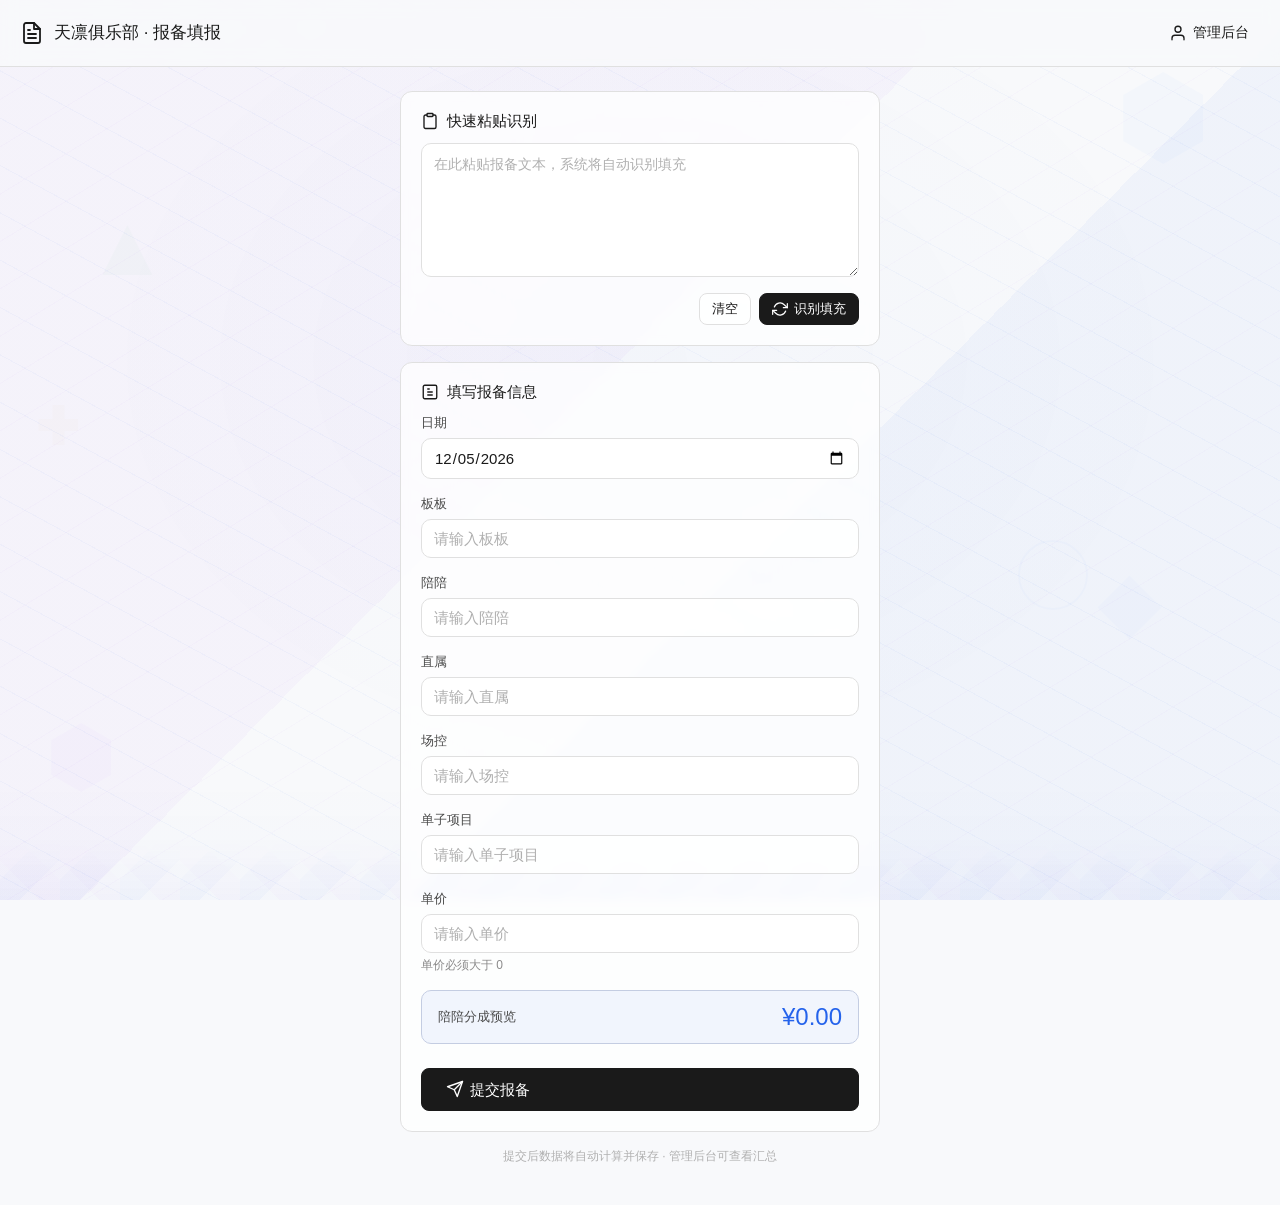
<file: index.html>
<!DOCTYPE html>
<html lang="zh-CN">
<head>
  <meta charset="UTF-8">
  <meta name="viewport" content="width=device-width, initial-scale=1.0">
  <title>天凛俱乐部 · 报备填报</title>
  <link rel="stylesheet" href="css/style.css">
</head>
<body>
  <!-- 游戏几何背景装饰 -->
  <div class="geo-bg"></div>
  <div class="geo-shape geo-hex-1"></div>
  <div class="geo-shape geo-hex-2"></div>
  <div class="geo-shape geo-tri-1"></div>
  <div class="geo-shape geo-dia-1"></div>
  <div class="geo-shape geo-ring-1"></div>
  <div class="geo-shape geo-cross-1"></div>
  <div class="geo-wave"></div>

  <!-- Toast -->
  <div class="toast-container" id="toastContainer"></div>

  <div class="page-wrap">
    <header class="app-header">
      <div style="display:flex;align-items:center;gap:10px;">
        <svg width="24" height="24" viewBox="0 0 24 24" fill="none" stroke="currentColor" stroke-width="1.8" stroke-linecap="round" stroke-linejoin="round">
          <path d="M14 2H6a2 2 0 0 0-2 2v16a2 2 0 0 0 2 2h12a2 2 0 0 0 2-2V8z"/>
          <polyline points="14 2 14 8 20 8"/>
          <line x1="16" y1="13" x2="8" y2="13"/>
          <line x1="16" y1="17" x2="8" y2="17"/>
          <polyline points="10 9 9 9 8 9"/>
        </svg>
        <h1>天凛俱乐部 · 报备填报</h1>
      </div>
      <a href="login.html" class="btn btn-ghost">
        <svg width="18" height="18" viewBox="0 0 24 24" fill="none" stroke="currentColor" stroke-width="1.8" stroke-linecap="round" stroke-linejoin="round">
          <path d="M20 21v-2a4 4 0 0 0-4-4H8a4 4 0 0 0-4 4v2"/>
          <circle cx="12" cy="7" r="4"/>
        </svg>
        管理后台
      </a>
    </header>

    <main style="max-width: 520px; margin: 0 auto; padding: 24px 20px 40px;">
      <!-- 快速粘贴识别 -->
      <div class="card page-enter" style="margin-bottom: 16px;">
        <h2 class="card-title" style="display:flex;align-items:center;gap:8px;">
          <svg width="18" height="18" viewBox="0 0 24 24" fill="none" stroke="currentColor" stroke-width="1.8" stroke-linecap="round" stroke-linejoin="round">
            <path d="M16 4h2a2 2 0 0 1 2 2v14a2 2 0 0 1-2 2H6a2 2 0 0 1-2-2V6a2 2 0 0 1 2-2h2"/>
            <rect x="8" y="2" width="8" height="4" rx="1" ry="1"/>
          </svg>
          快速粘贴识别
        </h2>
        <textarea class="form-input" id="pasteArea" rows="5" placeholder="在此粘贴报备文本，系统将自动识别填充" style="resize:vertical;font-size:14px;line-height:1.6;"></textarea>
        <div style="margin-top:12px;display:flex;gap:8px;justify-content:flex-end;">
          <button type="button" class="btn btn-sm" onclick="clearPaste()">清空</button>
          <button type="button" class="btn btn-primary btn-sm" onclick="parseAndFill()">
            <svg width="16" height="16" viewBox="0 0 24 24" fill="none" stroke="currentColor" stroke-width="1.8" stroke-linecap="round" stroke-linejoin="round">
              <polyline points="23 4 23 10 17 10"/>
              <polyline points="1 20 1 14 7 14"/>
              <path d="M3.51 9a9 9 0 0 1 14.85-3.36L23 10M1 14l4.64 4.36A9 9 0 0 0 20.49 15"/>
            </svg>
            识别填充
          </button>
        </div>
      </div>

      <div class="card page-enter" style="margin-bottom: 16px;">
        <h2 class="card-title" style="display:flex;align-items:center;gap:8px;">
          <svg width="18" height="18" viewBox="0 0 24 24" fill="none" stroke="currentColor" stroke-width="1.8" stroke-linecap="round" stroke-linejoin="round">
            <rect x="3" y="3" width="18" height="18" rx="2" ry="2"/>
            <line x1="9" y1="12" x2="15" y2="12"/>
            <line x1="9" y1="16" x2="15" y2="16"/>
            <line x1="9" y1="8" x2="11" y2="8"/>
          </svg>
          填写报备信息
        </h2>

        <form id="reportForm" onsubmit="handleReportSubmit(event)">
          <div class="form-group">
            <label class="form-label">日期</label>
            <input type="date" class="form-input" id="rDate" required />
          </div>

          <div class="form-group">
            <label class="form-label">板板</label>
            <input type="text" class="form-input" id="rBanban" placeholder="请输入板板" required />
          </div>

          <div class="form-group">
            <label class="form-label">陪陪</label>
            <input type="text" class="form-input" id="rPeipei" placeholder="请输入陪陪" required list="peipeiList" />
            <datalist id="peipeiList"></datalist>
          </div>

          <div class="form-group">
            <label class="form-label">直属</label>
            <input type="text" class="form-input" id="rZhishu" placeholder="请输入直属" required />
          </div>

          <div class="form-group">
            <label class="form-label">场控</label>
            <input type="text" class="form-input" id="rChangkong" placeholder="请输入场控" required list="changkongList" />
            <datalist id="changkongList"></datalist>
          </div>

          <div class="form-group">
            <label class="form-label">单子项目</label>
            <input type="text" class="form-input" id="rProject" placeholder="请输入单子项目" required />
          </div>

          <div class="form-group">
            <label class="form-label">单价</label>
            <input type="number" class="form-input" id="rPrice" placeholder="请输入单价" step="0.01" min="0.01" required oninput="updatePreview()" />
            <div class="form-hint" id="priceHint">单价必须大于 0</div>
          </div>

          <div class="amount-preview">
            <span class="amount-preview-label">陪陪分成预览</span>
            <span class="amount-preview-value" id="previewAmount">¥0.00</span>
          </div>

          <div style="margin-top: 24px; text-align: center;">
            <button type="submit" class="btn btn-primary btn-lg" style="width: 100%;">
              <svg width="18" height="18" viewBox="0 0 24 24" fill="none" stroke="currentColor" stroke-width="1.8" stroke-linecap="round" stroke-linejoin="round">
                <line x1="22" y1="2" x2="11" y2="13"/>
                <polygon points="22 2 15 22 11 13 2 9 22 2"/>
              </svg>
              提交报备
            </button>
          </div>
        </form>
      </div>

      <div style="text-align: center; color: var(--text-quaternary); font-size: 12px;">
        提交后数据将自动计算并保存 · 管理后台可查看汇总
      </div>
    </main>
  </div>

  <script src="js/data.js"></script>
  <script src="js/utils.js"></script>
  <script src="js/report.js"></script>
</body>
</html>
</file>
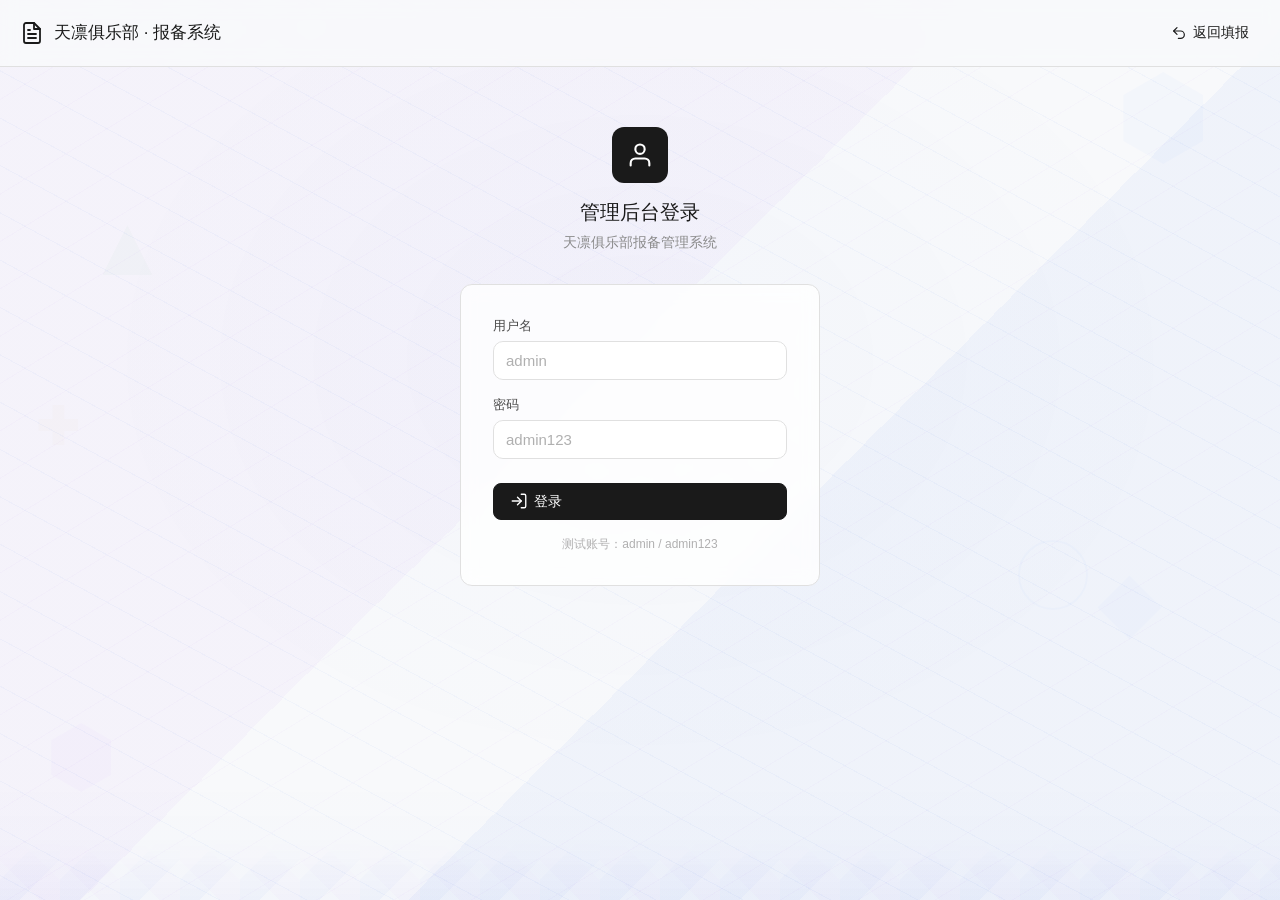
<file: admin.html>
<!DOCTYPE html>
<html lang="zh-CN">
<head>
  <meta charset="UTF-8">
  <meta name="viewport" content="width=device-width, initial-scale=1.0">
  <title>报备管理后台 · 天凛俱乐部</title>
  <link rel="stylesheet" href="css/style.css">
</head>
<body>
  <!-- 游戏几何背景装饰 -->
  <div class="geo-bg"></div>
  <div class="geo-shape geo-hex-1"></div>
  <div class="geo-shape geo-hex-2"></div>
  <div class="geo-shape geo-tri-1"></div>
  <div class="geo-shape geo-dia-1"></div>
  <div class="geo-shape geo-ring-1"></div>
  <div class="geo-shape geo-cross-1"></div>
  <div class="geo-wave"></div>

  <!-- Toast -->
  <div class="toast-container" id="toastContainer"></div>

  <div class="page-wrap">
    <header class="app-header">
      <div style="display:flex;align-items:center;gap:10px;">
        <svg width="22" height="22" viewBox="0 0 24 24" fill="none" stroke="currentColor" stroke-width="1.8" stroke-linecap="round" stroke-linejoin="round">
          <ellipse cx="12" cy="5" rx="9" ry="3"/>
          <path d="M21 12c0 1.66-4 3-9 3s-9-1.34-9-3"/>
          <path d="M3 5v14c0 1.66 4 3 9 3s9-1.34 9-3V5"/>
        </svg>
        <h1>天凛俱乐部 · 报备管理后台</h1>
      </div>
      <div class="header-actions">
        <span id="adminName" style="font-size:13px;color:var(--text-tertiary);">管理员</span>
        <button class="btn btn-ghost btn-sm" onclick="logout()">
          <svg width="16" height="16" viewBox="0 0 24 24" fill="none" stroke="currentColor" stroke-width="1.8" stroke-linecap="round" stroke-linejoin="round">
            <path d="M9 21H5a2 2 0 0 1-2-2V5a2 2 0 0 1 2-2h4"/>
            <polyline points="16 17 21 12 16 7"/>
            <line x1="21" y1="12" x2="9" y2="12"/>
          </svg>
          退出
        </button>
      </div>
    </header>

    <main style="padding: 20px; max-width: 1200px; margin: 0 auto;">
      <!-- 统计卡片 -->
      <div class="stats-grid page-enter">
        <div class="stat-card">
          <div class="stat-label">总报备单数</div>
          <div class="stat-value" id="statTotalOrders">0</div>
          <div class="stat-change">单</div>
        </div>
        <div class="stat-card">
          <div class="stat-label">总订单金额</div>
          <div class="stat-value" id="statTotalPrice">¥0.00</div>
          <div class="stat-change">元</div>
        </div>
        <div class="stat-card">
          <div class="stat-label">陪陪总分成</div>
          <div class="stat-value" id="statTotalPeipei">¥0.00</div>
          <div class="stat-change" style="color:var(--chart-1);">按当前比例</div>
        </div>
        <div class="stat-card">
          <div class="stat-label">活跃陪陪</div>
          <div class="stat-value" id="statActivePeipei">0</div>
          <div class="stat-change">人</div>
        </div>
      </div>

      <!-- 分成配置面板 -->
      <div class="card page-enter" style="margin-bottom: 16px;">
        <div style="display:flex;align-items:center;justify-content:space-between;margin-bottom:12px;">
          <h3 class="card-title" style="margin:0;display:flex;align-items:center;gap:8px;">
            <svg width="18" height="18" viewBox="0 0 24 24" fill="none" stroke="currentColor" stroke-width="1.8" stroke-linecap="round" stroke-linejoin="round">
              <circle cx="12" cy="12" r="3"/>
              <path d="M19.4 15a1.65 1.65 0 0 0 .33 1.82l.06.06a2 2 0 0 1 0 2.83 2 2 0 0 1-2.83 0l-.06-.06a1.65 1.65 0 0 0-1.82-.33 1.65 1.65 0 0 0-1 1.51V21a2 2 0 0 1-2 2 2 2 0 0 1-2-2v-.09A1.65 1.65 0 0 0 9 19.4a1.65 1.65 0 0 0-1.82.33l-.06.06a2 2 0 0 1-2.83 0 2 2 0 0 1 0-2.83l.06-.06a1.65 1.65 0 0 0 .33-1.82 1.65 1.65 0 0 0-1.51-1H3a2 2 0 0 1-2-2 2 2 0 0 1 2-2h.09A1.65 1.65 0 0 0 4.6 9a1.65 1.65 0 0 0-.33-1.82l-.06-.06a2 2 0 0 1 0-2.83 2 2 0 0 1 2.83 0l.06.06a1.65 1.65 0 0 0 1.82.33H9a1.65 1.65 0 0 0 1-1.51V3a2 2 0 0 1 2-2 2 2 0 0 1 2 2v.09a1.65 1.65 0 0 0 1 1.51 1.65 1.65 0 0 0 1.82-.33l.06-.06a2 2 0 0 1 2.83 0 2 2 0 0 1 0 2.83l-.06.06a1.65 1.65 0 0 0-.33 1.82V9a1.65 1.65 0 0 0 1.51 1H21a2 2 0 0 1 2 2 2 2 0 0 1-2 2h-.09a1.65 1.65 0 0 0-1.51 1z"/>
            </svg>
            分成比例配置
          </h3>
          <button class="btn btn-sm" onclick="toggleSplitEdit()">
            <svg width="16" height="16" viewBox="0 0 24 24" fill="none" stroke="currentColor" stroke-width="1.8" stroke-linecap="round" stroke-linejoin="round">
              <path d="M11 4H4a2 2 0 0 0-2 2v14a2 2 0 0 0 2 2h14a2 2 0 0 0 2-2v-7"/>
              <path d="M18.5 2.5a2.121 2.121 0 0 1 3 3L7 19l-4 1 1-4L16.5 3.5z"/>
            </svg>
            修改比例
          </button>
        </div>

        <!-- 当前配置展示 -->
        <div style="overflow-x:auto;">
          <table class="summary-table" style="margin-top:0;">
            <thead>
              <tr>
                <th>角色</th>
                <th style="text-align:right">陪陪</th>
                <th style="text-align:right">场控</th>
                <th style="text-align:right">直属</th>
                <th style="text-align:right">俱乐部</th>
                <th style="text-align:right">状态</th>
              </tr>
            </thead>
            <tbody id="splitConfigBody">
              <tr><td colspan="6" class="empty-cell">加载中...</td></tr>
            </tbody>
          </table>
        </div>

        <!-- 编辑面板 -->
        <div id="splitEditPanel" style="display:none;margin-top:16px;padding-top:16px;border-top:1px solid var(--border-color);">
          <h4 style="margin:0 0 12px;font-size:14px;font-weight:500;color:var(--text-secondary);">编辑分成比例（小数形式，如 0.8 表示 80%）</h4>
          <div style="display:grid;grid-template-columns:repeat(auto-fit, minmax(140px, 1fr));gap:12px;margin-bottom:12px;">
            <div class="form-group" style="margin-bottom:0;">
              <label class="form-label">陪陪</label>
              <input type="number" class="form-input" id="sPeipei" step="0.01" min="0" max="1" oninput="updateSplitPreview()" />
            </div>
            <div class="form-group" style="margin-bottom:0;">
              <label class="form-label">场控</label>
              <input type="number" class="form-input" id="sChangkong" step="0.01" min="0" max="1" oninput="updateSplitPreview()" />
            </div>
            <div class="form-group" style="margin-bottom:0;">
              <label class="form-label">直属</label>
              <input type="number" class="form-input" id="sZhishu" step="0.01" min="0" max="1" oninput="updateSplitPreview()" />
            </div>
            <div class="form-group" style="margin-bottom:0;">
              <label class="form-label">俱乐部</label>
              <input type="number" class="form-input" id="sOwner" step="0.01" min="0" max="1" oninput="updateSplitPreview()" />
            </div>
          </div>
          <div style="display:flex;align-items:center;justify-content:space-between;">
            <span id="splitTotalPreview" style="font-size:13px;font-weight:500;">当前合计：100%</span>
            <div style="display:flex;gap:8px;">
              <button class="btn btn-sm" onclick="resetSplitSettings()">恢复默认</button>
              <button class="btn btn-primary btn-sm" onclick="saveSplitSettings()">保存设置</button>
            </div>
          </div>
        </div>
      </div>

      <!-- 筛选与操作 -->
      <div class="card page-enter" style="margin-bottom: 16px;">
        <div style="display:flex;flex-wrap:wrap;align-items:center;justify-content:space-between;gap:12px;margin-bottom:12px;">
          <h3 class="card-title" style="margin:0;display:flex;align-items:center;gap:8px;">
            <svg width="18" height="18" viewBox="0 0 24 24" fill="none" stroke="currentColor" stroke-width="1.8" stroke-linecap="round" stroke-linejoin="round">
              <circle cx="11" cy="11" r="8"/>
              <line x1="21" y1="21" x2="16.65" y2="16.65"/>
            </svg>
            筛选条件
          </h3>
          <div style="display:flex;gap:8px;">
            <button class="btn btn-sm" onclick="resetFilters()">
              <svg width="16" height="16" viewBox="0 0 24 24" fill="none" stroke="currentColor" stroke-width="1.8" stroke-linecap="round" stroke-linejoin="round">
                <polyline points="23 4 23 10 17 10"/>
                <polyline points="1 20 1 14 7 14"/>
                <path d="M3.51 9a9 9 0 0 1 14.85-3.36L23 10M1 14l4.64 4.36A9 9 0 0 0 20.49 15"/>
              </svg>
              重置
            </button>
            <button class="btn btn-primary btn-sm" onclick="exportData()">
              <svg width="16" height="16" viewBox="0 0 24 24" fill="none" stroke="currentColor" stroke-width="1.8" stroke-linecap="round" stroke-linejoin="round">
                <path d="M21 15v4a2 2 0 0 1-2 2H5a2 2 0 0 1-2-2v-4"/>
                <polyline points="7 10 12 15 17 10"/>
                <line x1="12" y1="15" x2="12" y2="3"/>
              </svg>
              导出 Excel
            </button>
          </div>
        </div>

        <div class="filter-bar">
          <div class="filter-group">
            <label>开始日期</label>
            <input type="date" class="form-input" id="fStartDate" onchange="applyFilters()" />
          </div>
          <div class="filter-group">
            <label>结束日期</label>
            <input type="date" class="form-input" id="fEndDate" onchange="applyFilters()" />
          </div>
          <div class="filter-group">
            <label>陪陪</label>
            <select class="form-select" id="fPeipei" onchange="applyFilters()">
              <option value="">全部陪陪</option>
            </select>
          </div>
          <div class="filter-group">
            <label>场控</label>
            <select class="form-select" id="fChangkong" onchange="applyFilters()">
              <option value="">全部场控</option>
            </select>
          </div>
          <div class="filter-group">
            <label>单子项目</label>
            <select class="form-select" id="fProject" onchange="applyFilters()">
              <option value="">全部项目</option>
            </select>
          </div>
        </div>
      </div>

      <!-- 数据表格 -->
      <div class="card page-enter" style="margin-bottom: 16px;">
        <div style="display:flex;align-items:center;justify-content:space-between;margin-bottom:12px;">
          <h3 class="card-title" style="margin:0;display:flex;align-items:center;gap:8px;">
            <svg width="18" height="18" viewBox="0 0 24 24" fill="none" stroke="currentColor" stroke-width="1.8" stroke-linecap="round" stroke-linejoin="round">
              <line x1="8" y1="6" x2="21" y2="6"/>
              <line x1="8" y1="12" x2="21" y2="12"/>
              <line x1="8" y1="18" x2="21" y2="18"/>
              <line x1="3" y1="6" x2="3.01" y2="6"/>
              <line x1="3" y1="12" x2="3.01" y2="12"/>
              <line x1="3" y1="18" x2="3.01" y2="18"/>
            </svg>
            报备记录明细
          </h3>
          <span id="recordCount" style="font-size:13px;color:var(--text-tertiary);">共 0 条记录</span>
        </div>
        <div style="overflow-x:auto;">
          <table class="data-table" id="dataTable">
            <thead>
              <tr>
                <th>ID</th>
                <th>日期</th>
                <th>板板</th>
                <th>陪陪</th>
                <th>直属</th>
                <th>场控</th>
                <th>单子项目</th>
                <th style="text-align:right">单价</th>
                <th style="text-align:right">陪陪分成</th>
                <th style="text-align:right">场控分成</th>
                <th>操作</th>
              </tr>
            </thead>
            <tbody id="tableBody">
              <tr><td colspan="11" class="empty-cell">暂无数据</td></tr>
            </tbody>
          </table>
        </div>
        <div class="pagination" id="pagination"></div>
      </div>

      <!-- 统计汇总 -->
      <div class="card page-enter">
        <h3 class="card-title" style="display:flex;align-items:center;gap:8px;">
          <svg width="18" height="18" viewBox="0 0 24 24" fill="none" stroke="currentColor" stroke-width="1.8" stroke-linecap="round" stroke-linejoin="round">
            <path d="M3 3v18h18"/>
            <path d="M18.7 8l-5.1 5.2-2.8-2.7L7 14.3"/>
          </svg>
          按陪陪统计汇总
        </h3>
        <div style="overflow-x:auto;">
          <table class="summary-table" id="summaryTable">
            <thead>
              <tr>
                <th>陪陪</th>
                <th style="text-align:right">总单数</th>
                <th style="text-align:right">总订单金额</th>
                <th style="text-align:right">陪陪分成</th>
                <th style="text-align:right">场控分成</th>
                <th style="text-align:right">直属分成</th>
                <th style="text-align:right">俱乐部分成</th>
              </tr>
            </thead>
            <tbody id="summaryBody">
              <tr><td colspan="7" class="empty-cell">暂无数据</td></tr>
            </tbody>
          </table>
        </div>
      </div>
    </main>
  </div>

  <script src="js/data.js"></script>
  <script src="js/utils.js"></script>
  <script src="js/admin.js"></script>
</body>
</html>
</file>
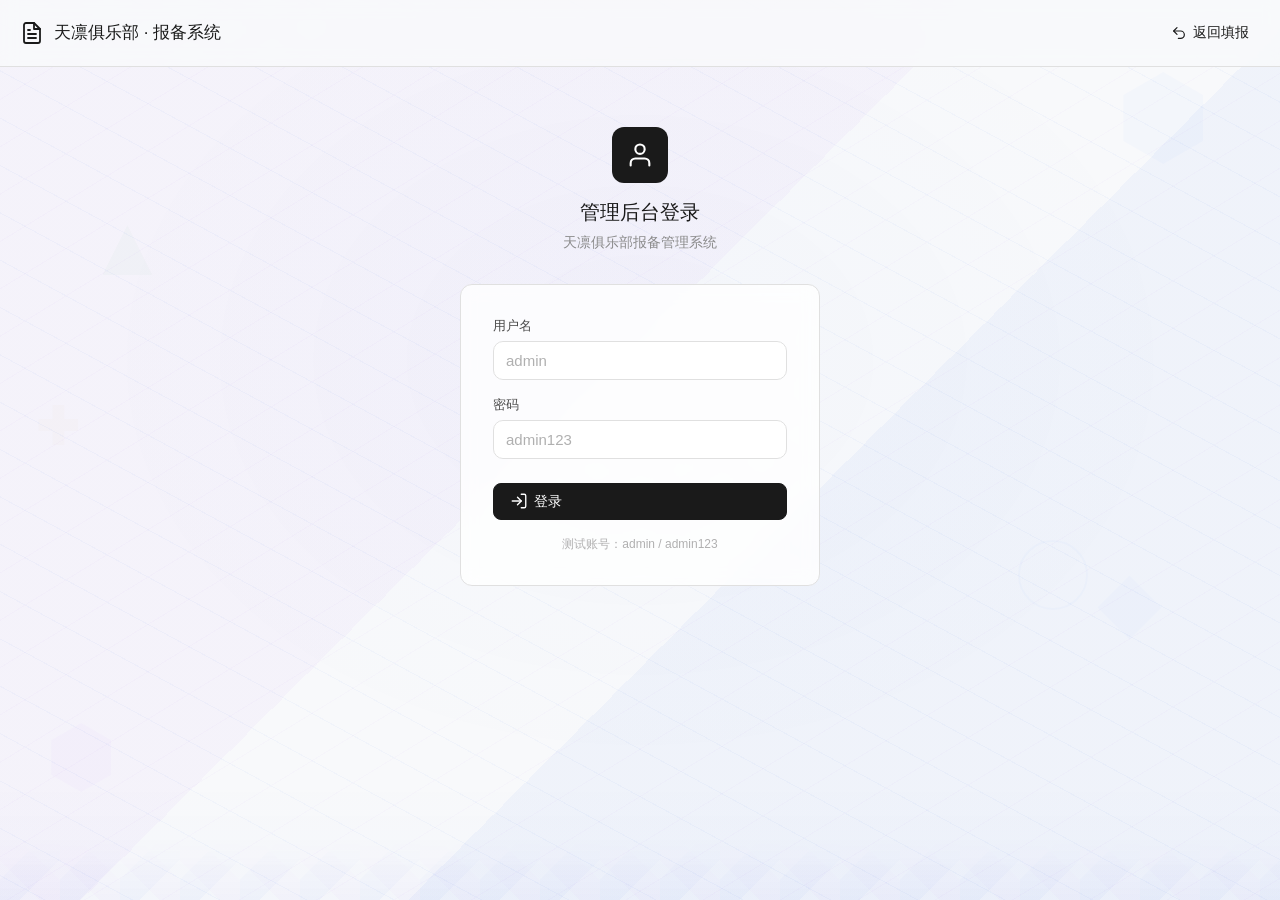
<file: login.html>
<!DOCTYPE html>
<html lang="zh-CN">
<head>
  <meta charset="UTF-8">
  <meta name="viewport" content="width=device-width, initial-scale=1.0">
  <title>管理后台登录 · 天凛俱乐部</title>
  <link rel="stylesheet" href="css/style.css">
</head>
<body>
  <!-- 游戏几何背景装饰 -->
  <div class="geo-bg"></div>
  <div class="geo-shape geo-hex-1"></div>
  <div class="geo-shape geo-hex-2"></div>
  <div class="geo-shape geo-tri-1"></div>
  <div class="geo-shape geo-dia-1"></div>
  <div class="geo-shape geo-ring-1"></div>
  <div class="geo-shape geo-cross-1"></div>
  <div class="geo-wave"></div>

  <!-- Toast -->
  <div class="toast-container" id="toastContainer"></div>

  <div class="page-wrap">
    <header class="app-header">
      <div style="display:flex;align-items:center;gap:10px;">
        <svg width="24" height="24" viewBox="0 0 24 24" fill="none" stroke="currentColor" stroke-width="1.8" stroke-linecap="round" stroke-linejoin="round">
          <path d="M14 2H6a2 2 0 0 0-2 2v16a2 2 0 0 0 2 2h12a2 2 0 0 0 2-2V8z"/>
          <polyline points="14 2 14 8 20 8"/>
          <line x1="16" y1="13" x2="8" y2="13"/>
          <line x1="16" y1="17" x2="8" y2="17"/>
          <polyline points="10 9 9 9 8 9"/>
        </svg>
        <h1>天凛俱乐部 · 报备系统</h1>
      </div>
      <a href="index.html" class="btn btn-ghost">
        <svg width="16" height="16" viewBox="0 0 24 24" fill="none" stroke="currentColor" stroke-width="1.8" stroke-linecap="round" stroke-linejoin="round">
          <path d="M9 14L4 9l5-5"/>
          <path d="M4 9h10.5a5.5 5.5 0 0 1 5.5 5.5v0a5.5 5.5 0 0 1-5.5 5.5H11"/>
        </svg>
        返回填报
      </a>
    </header>

    <main class="login-container page-enter">
      <div style="text-align: center; margin-bottom: 32px;">
        <div style="display:inline-flex;align-items:center;justify-content:center;width:56px;height:56px;border-radius:var(--radius-xl);background:var(--text-primary);color:#fff;margin-bottom:16px;">
          <svg width="28" height="28" viewBox="0 0 24 24" fill="none" stroke="currentColor" stroke-width="1.8" stroke-linecap="round" stroke-linejoin="round">
            <path d="M20 21v-2a4 4 0 0 0-4-4H8a4 4 0 0 0-4 4v2"/>
            <circle cx="12" cy="7" r="4"/>
          </svg>
        </div>
        <h2 style="margin:0;font-size:20px;font-weight:500;color:var(--text-primary);">管理后台登录</h2>
        <p style="margin:8px 0 0;color:var(--text-tertiary);font-size:14px;">天凛俱乐部报备管理系统</p>
      </div>

      <div class="login-card">
        <form onsubmit="handleLogin(event)">
          <div class="form-group">
            <label class="form-label">用户名</label>
            <input type="text" class="form-input" id="loginUser" placeholder="admin" required />
          </div>
          <div class="form-group">
            <label class="form-label">密码</label>
            <input type="password" class="form-input" id="loginPass" placeholder="admin123" required />
          </div>
          <button type="submit" class="btn btn-primary" style="width:100%;margin-top:8px;">
            <svg width="18" height="18" viewBox="0 0 24 24" fill="none" stroke="currentColor" stroke-width="1.8" stroke-linecap="round" stroke-linejoin="round">
              <path d="M15 3h4a2 2 0 0 1 2 2v14a2 2 0 0 1-2 2h-4"/>
              <polyline points="10 17 15 12 10 7"/>
              <line x1="15" y1="12" x2="3" y2="12"/>
            </svg>
            登录
          </button>
        </form>
        <div style="margin-top:16px;text-align:center;font-size:12px;color:var(--text-quaternary);">
          测试账号：admin / admin123
        </div>
      </div>
    </main>
  </div>

  <script src="js/data.js"></script>
  <script src="js/utils.js"></script>
  <script src="js/login.js"></script>
</body>
</html>
</file>
<file: css/style.css>
/* ========================================
   陪玩俱乐部报备系统 · 全局样式
   ======================================== */

/* ---- CSS Variables ---- */
:root {
  --text-primary: var(--kimi-color-text-primary, #1a1a1a);
  --text-secondary: var(--kimi-color-text-secondary, #4a4a4a);
  --text-tertiary: var(--kimi-color-text-tertiary, #8a8a8a);
  --text-quaternary: var(--kimi-color-text-quaternary, #b0b0b0);
  --bg-hover: var(--kimi-color-surface-hover, rgba(0,0,0,0.04));
  --bg-active: var(--kimi-color-surface-active, rgba(0,0,0,0.08));
  --border-color: var(--kimi-color-border, #e0e0e0);
  --accent: var(--kimi-color-accent, #2563eb);
  --danger: var(--kimi-color-danger, #dc2626);
  --positive: var(--kimi-color-positive, #16a34a);
  --warning: var(--kimi-color-warning, #ca8a04);
  --chart-1: var(--kimi-chart-1, #2563eb);
  --chart-2: var(--kimi-chart-2, #dc2626);
  --chart-3: var(--kimi-chart-3, #16a34a);
  --chart-4: var(--kimi-chart-4, #9333ea);
  --chart-5: var(--kimi-chart-5, #6b7280);

  --radius-sm: 6px;
  --radius-md: 8px;
  --radius-lg: 10px;
  --radius-xl: 12px;
  --t-fast: 150ms;
  --t-normal: 200ms;
  --ease-out: cubic-bezier(0.16, 1, 0.3, 1);
}

/* ---- Reset & Base ---- */
*, *::before, *::after { box-sizing: border-box; }
html, body {
  margin: 0; padding: 0;
  font-family: var(--kimi-font-sans, -apple-system, BlinkMacSystemFont, "Segoe UI", Roboto, "PingFang SC", "Microsoft YaHei", sans-serif);
  color: var(--text-primary);
  background: #f8f9fb;
  min-height: 100vh;
  -webkit-font-smoothing: antialiased;
}
button, input, select, textarea { font: inherit; }
svg { display: inline-block; vertical-align: middle; }

/* ========================================
   游戏几何背景装饰
   ======================================== */

/* 主背景层 - 低多边形风格 */
body::before {
  content: "";
  position: fixed;
  inset: 0;
  z-index: 0;
  pointer-events: none;
  background:
    /* 右上角大三角形 */
    linear-gradient(135deg, transparent 60%, rgba(37, 99, 235, 0.04) 60%),
    /* 左下角大三角形 */
    linear-gradient(315deg, transparent 55%, rgba(147, 51, 234, 0.03) 55%),
    /* 中央淡色六边形暗示 */
    radial-gradient(ellipse 800px 600px at 50% 40%, rgba(37, 99, 235, 0.025) 0%, transparent 70%);
}

/* 六边形网格背景 */
.geo-bg {
  position: fixed;
  inset: 0;
  z-index: 0;
  pointer-events: none;
  overflow: hidden;
}

/* 六边形图案 - 使用 CSS 绘制 */
.geo-bg::before {
  content: "";
  position: absolute;
  top: -60px; left: -60px; right: -60px; bottom: -60px;
  background-image:
    repeating-linear-gradient(
      30deg,
      transparent,
      transparent 40px,
      rgba(37, 99, 235, 0.03) 40px,
      rgba(37, 99, 235, 0.03) 41px
    ),
    repeating-linear-gradient(
      -30deg,
      transparent,
      transparent 40px,
      rgba(147, 51, 234, 0.02) 40px,
      rgba(147, 51, 234, 0.02) 41px
    );
  transform: skewY(-2deg);
}

/* 浮动几何装饰元素 */
.geo-shape {
  position: fixed;
  pointer-events: none;
  z-index: 0;
  opacity: 0.35;
}

/* 浮动六边形 1 */
.geo-hex-1 {
  top: 8%; right: 6%;
  width: 80px; height: 92px;
  background: rgba(37, 99, 235, 0.06);
  clip-path: polygon(50% 0%, 100% 25%, 100% 75%, 50% 100%, 0% 75%, 0% 25%);
  animation: float 8s ease-in-out infinite;
}

/* 浮动六边形 2 */
.geo-hex-2 {
  bottom: 12%; left: 4%;
  width: 60px; height: 69px;
  background: rgba(147, 51, 234, 0.05);
  clip-path: polygon(50% 0%, 100% 25%, 100% 75%, 50% 100%, 0% 75%, 0% 25%);
  animation: float 10s ease-in-out infinite 1s;
}

/* 浮动三角形 */
.geo-tri-1 {
  top: 25%; left: 8%;
  width: 50px; height: 50px;
  background: rgba(22, 163, 74, 0.05);
  clip-path: polygon(50% 0%, 0% 100%, 100% 100%);
  animation: float 7s ease-in-out infinite 0.5s;
}

/* 浮动菱形 */
.geo-dia-1 {
  bottom: 30%; right: 10%;
  width: 45px; height: 45px;
  background: rgba(37, 99, 235, 0.04);
  transform: rotate(45deg);
  animation: float 9s ease-in-out infinite 2s;
}

/* 浮动圆环 */
.geo-ring-1 {
  top: 60%; right: 15%;
  width: 70px; height: 70px;
  border: 2px solid rgba(37, 99, 235, 0.06);
  border-radius: 50%;
  animation: float 11s ease-in-out infinite 1.5s;
}

/* 浮动十字/星形 */
.geo-cross-1 {
  top: 45%; left: 3%;
  width: 40px; height: 40px;
  background: rgba(202, 138, 4, 0.04);
  clip-path: polygon(35% 0%, 65% 0%, 65% 35%, 100% 35%, 100% 65%, 65% 65%, 65% 100%, 35% 100%, 35% 65%, 0% 65%, 0% 35%, 35% 35%);
  animation: float 6s ease-in-out infinite 0.8s;
}

/* 底部几何波浪线 */
.geo-wave {
  position: fixed;
  bottom: 0; left: 0; right: 0;
  height: 120px;
  pointer-events: none;
  z-index: 0;
  background: linear-gradient(to top, rgba(37, 99, 235, 0.02) 0%, transparent 100%);
}

.geo-wave::before {
  content: "";
  position: absolute;
  bottom: 0; left: 0; right: 0;
  height: 60px;
  background:
    linear-gradient(135deg, transparent 33%, rgba(37, 99, 235, 0.03) 33%, rgba(37, 99, 235, 0.03) 66%, transparent 66%),
    linear-gradient(45deg, transparent 33%, rgba(147, 51, 234, 0.02) 33%, rgba(147, 51, 234, 0.02) 66%, transparent 66%);
  background-size: 60px 60px;
  mask-image: linear-gradient(to top, black, transparent);
  -webkit-mask-image: linear-gradient(to top, black, transparent);
}

@keyframes float {
  0%, 100% { transform: translateY(0) rotate(0deg); }
  50% { transform: translateY(-12px) rotate(3deg); }
}

/* ========================================
   布局组件
   ======================================== */

.page-wrap {
  position: relative;
  z-index: 1;
  min-height: 100vh;
}

.app-header {
  display: flex; align-items: center; justify-content: space-between;
  padding: 16px 20px; border-bottom: 1px solid var(--border-color);
  background: rgba(248, 249, 251, 0.85);
  backdrop-filter: blur(8px);
  -webkit-backdrop-filter: blur(8px);
  position: sticky; top: 0; z-index: 10;
}
.app-header h1 { margin: 0; font-size: 17px; font-weight: 500; color: var(--text-primary); }
.app-header .header-actions { display: flex; gap: 8px; align-items: center; }

/* ---- Buttons ---- */
.btn {
  display: inline-flex; align-items: center; gap: 6px;
  padding: 8px 16px; border-radius: var(--radius-md);
  border: 1px solid var(--border-color); background: rgba(255,255,255,0.7);
  color: var(--text-primary); font-size: 14px; font-weight: 500;
  cursor: pointer; transition: all var(--t-fast) var(--ease-out);
  line-height: 1.4; text-decoration: none;
}
.btn:hover { background: var(--bg-hover); }
.btn:active { background: var(--bg-active); }
.btn-primary {
  background: var(--text-primary); color: #fff; border-color: var(--text-primary);
}
.btn-primary:hover { opacity: 0.9; background: var(--text-primary); }
.btn-danger { color: var(--danger); border-color: color-mix(in srgb, var(--danger) 20%, var(--border-color)); }
.btn-danger:hover { background: color-mix(in srgb, var(--danger) 8%, transparent); }
.btn-ghost { border-color: transparent; padding: 6px 10px; background: transparent; }
.btn-ghost:hover { background: var(--bg-hover); }
.btn-sm { padding: 6px 12px; font-size: 13px; }
.btn-lg { padding: 10px 24px; font-size: 15px; }
.btn-icon { padding: 6px; border-radius: var(--radius-md); }
.btn:disabled { opacity: 0.4; cursor: not-allowed; }

/* ---- Form elements ---- */
.form-group { margin-bottom: 16px; }
.form-label { display: block; font-size: 13px; font-weight: 500; color: var(--text-secondary); margin-bottom: 6px; }
.form-input, .form-select {
  width: 100%; padding: 10px 12px; border-radius: var(--radius-lg);
  border: 1px solid var(--border-color); background: rgba(255,255,255,0.8);
  color: var(--text-primary); font-size: 15px;
  transition: border-color var(--t-fast) var(--ease-out), box-shadow var(--t-fast) var(--ease-out);
  outline: none;
}
.form-input:focus, .form-select:focus { border-color: var(--text-primary); box-shadow: 0 0 0 3px var(--bg-hover); }
.form-input::placeholder { color: var(--text-quaternary); }
.form-input.error { border-color: var(--danger); }
.form-hint { font-size: 12px; color: var(--text-tertiary); margin-top: 4px; }
.form-hint.error { color: var(--danger); }

/* ---- Cards ---- */
.card {
  border: 1px solid var(--border-color); border-radius: var(--radius-xl);
  padding: 20px; background: rgba(255,255,255,0.75);
  backdrop-filter: blur(4px);
  -webkit-backdrop-filter: blur(4px);
}
.card-title { font-size: 15px; font-weight: 500; color: var(--text-primary); margin: 0 0 12px 0; }

/* ---- Stats ---- */
.stats-grid { display: grid; grid-template-columns: repeat(auto-fit, minmax(160px, 1fr)); gap: 12px; margin-bottom: 20px; }
.stat-card {
  border: 1px solid var(--border-color); border-radius: var(--radius-xl);
  padding: 16px; background: rgba(255,255,255,0.75);
  backdrop-filter: blur(4px);
  -webkit-backdrop-filter: blur(4px);
}
.stat-label { font-size: 12px; color: var(--text-tertiary); margin-bottom: 4px; }
.stat-value { font-size: 28px; font-weight: 500; color: var(--text-primary); line-height: 1.2; font-variant-numeric: tabular-nums; }
.stat-change { font-size: 12px; color: var(--text-tertiary); margin-top: 4px; }

/* ---- Table ---- */
.data-table { width: 100%; border-collapse: collapse; font-size: 14px; }
.data-table th {
  text-align: left; padding: 10px 12px; font-weight: 500; color: var(--text-secondary);
  border-bottom: 1px solid var(--border-color); font-size: 13px; white-space: nowrap;
}
.data-table td {
  padding: 10px 12px; color: var(--text-primary);
  border-bottom: 1px solid var(--border-color);
  font-variant-numeric: tabular-nums;
}
.data-table tr:hover { background: var(--bg-hover); }
.data-table tr:last-child td { border-bottom: none; }
.data-table .empty-cell { text-align: center; color: var(--text-tertiary); padding: 40px 12px; }

/* ---- Tags ---- */
.tag {
  display: inline-flex; align-items: center; padding: 2px 8px;
  border-radius: var(--radius-sm); font-size: 12px; font-weight: 500;
  background: var(--bg-hover); color: var(--text-secondary);
}
.tag-blue { background: color-mix(in srgb, var(--chart-1) 12%, transparent); color: var(--chart-1); }
.tag-green { background: color-mix(in srgb, var(--chart-3) 12%, transparent); color: var(--chart-3); }
.tag-purple { background: color-mix(in srgb, var(--chart-4) 12%, transparent); color: var(--chart-4); }
.tag-gray { background: var(--bg-hover); color: var(--text-tertiary); }

/* ---- Toast ---- */
.toast-container { position: fixed; top: 16px; right: 16px; z-index: 1000; display: flex; flex-direction: column; gap: 8px; }
.toast {
  display: flex; align-items: center; gap: 8px;
  padding: 12px 16px; border-radius: var(--radius-xl);
  background: var(--text-primary); color: #fff;
  font-size: 14px; font-weight: 500;
  box-shadow: 0 4px 12px rgba(0,0,0,0.15);
  animation: slideIn 0.3s var(--ease-out);
  max-width: 320px;
}
.toast.success { background: var(--positive); }
.toast.error { background: var(--danger); }
.toast.warning { background: var(--warning); color: #fff; }
@keyframes slideIn { from { opacity: 0; transform: translateX(20px); } to { opacity: 1; transform: translateX(0); } }

/* ---- Filter bar ---- */
.filter-bar { display: flex; flex-wrap: wrap; gap: 12px; align-items: flex-end; margin-bottom: 16px; }
.filter-group { display: flex; flex-direction: column; gap: 4px; }
.filter-group label { font-size: 12px; color: var(--text-tertiary); font-weight: 500; }
.filter-group input, .filter-group select { width: auto; min-width: 140px; padding: 8px 10px; font-size: 14px; border-radius: var(--radius-lg); }

/* ---- Pagination ---- */
.pagination { display: flex; align-items: center; justify-content: center; gap: 4px; margin-top: 16px; }
.pagination button { min-width: 32px; height: 32px; padding: 0 8px; }
.pagination .page-info { font-size: 13px; color: var(--text-tertiary); margin: 0 8px; }
.pagination .page-btn.active { background: var(--text-primary); color: #fff; border-color: var(--text-primary); }

/* ---- Login page ---- */
.login-container { max-width: 400px; margin: 60px auto; padding: 0 20px; position: relative; z-index: 1; }
.login-card { border: 1px solid var(--border-color); border-radius: var(--radius-xl); padding: 32px; background: rgba(255,255,255,0.8); backdrop-filter: blur(8px); -webkit-backdrop-filter: blur(8px); }
.login-title { font-size: 20px; font-weight: 500; text-align: center; margin-bottom: 24px; color: var(--text-primary); }

/* ---- Row actions ---- */
.row-actions { opacity: 0; transition: opacity var(--t-fast) var(--ease-out); }
tr:hover .row-actions, tr:focus-within .row-actions { opacity: 1; }

/* ---- Amount highlight ---- */
.amount { font-weight: 500; color: var(--text-primary); }
.amount-preview {
  display: flex; align-items: center; justify-content: space-between;
  padding: 12px 16px; border-radius: var(--radius-lg);
  background: color-mix(in srgb, var(--chart-1) 6%, transparent);
  border: 1px solid color-mix(in srgb, var(--chart-1) 15%, var(--border-color));
  margin-top: 8px;
}
.amount-preview-label { font-size: 13px; color: var(--text-secondary); }
.amount-preview-value { font-size: 24px; font-weight: 500; color: var(--chart-1); font-variant-numeric: tabular-nums; }

/* ---- Summary table ---- */
.summary-table { width: 100%; border-collapse: collapse; font-size: 14px; margin-top: 12px; }
.summary-table th { text-align: left; padding: 8px 12px; font-weight: 500; color: var(--text-secondary); border-bottom: 1px solid var(--border-color); font-size: 13px; }
.summary-table td { padding: 8px 12px; color: var(--text-primary); border-bottom: 1px solid var(--border-color); font-variant-numeric: tabular-nums; }
.summary-table tr:last-child td { border-bottom: none; }
.summary-table .total-row { font-weight: 500; background: var(--bg-hover); }
.summary-table .total-row td { border-top: 2px solid var(--border-color); border-bottom: none; }

/* ---- Animations ---- */
.spin { animation: spin 1s linear infinite; }
@keyframes spin { from { transform: rotate(0deg); } to { transform: rotate(360deg); } }

.page-enter { animation: fadeIn 0.3s var(--ease-out); }
@keyframes fadeIn { from { opacity: 0; transform: translateY(8px); } to { opacity: 1; transform: translateY(0); } }

/* ---- Mobile responsive ---- */
@media (max-width: 640px) {
  .stats-grid { grid-template-columns: repeat(2, 1fr); }
  .filter-bar { flex-direction: column; align-items: stretch; }
  .filter-group input, .filter-group select { width: 100%; }
  .data-table { font-size: 13px; }
  .data-table th, .data-table td { padding: 8px 6px; }
  .app-header { padding: 12px 16px; }
  .app-header h1 { font-size: 15px; }
  .geo-hex-1, .geo-hex-2, .geo-tri-1, .geo-dia-1, .geo-ring-1, .geo-cross-1 { display: none; }
}

/* ---- Dark mode support (auto) ---- */
@media (prefers-color-scheme: dark) {
  body { background: #0f1115; color: #e8e8e8; }
  body::before {
    background:
      linear-gradient(135deg, transparent 60%, rgba(37, 99, 235, 0.06) 60%),
      linear-gradient(315deg, transparent 55%, rgba(147, 51, 234, 0.04) 55%),
      radial-gradient(ellipse 800px 600px at 50% 40%, rgba(37, 99, 235, 0.04) 0%, transparent 70%);
  }
  .geo-bg::before {
    background-image:
      repeating-linear-gradient(30deg, transparent, transparent 40px, rgba(37, 99, 235, 0.05) 40px, rgba(37, 99, 235, 0.05) 41px),
      repeating-linear-gradient(-30deg, transparent, transparent 40px, rgba(147, 51, 234, 0.03) 40px, rgba(147, 51, 234, 0.03) 41px);
  }
  .app-header { background: rgba(15, 17, 21, 0.85); border-color: #2a2d35; }
  .card, .stat-card, .login-card { background: rgba(26, 28, 35, 0.75); border-color: #2a2d35; }
  .form-input, .form-select { background: rgba(26, 28, 35, 0.8); border-color: #2a2d35; color: #e8e8e8; }
  .btn { background: rgba(26, 28, 35, 0.7); border-color: #2a2d35; color: #e8e8e8; }
  .data-table th, .data-table td { border-color: #2a2d35; }
  .data-table tr:hover { background: rgba(255,255,255,0.03); }
  .geo-wave { background: linear-gradient(to top, rgba(37, 99, 235, 0.04) 0%, transparent 100%); }
}

/* ---- Paste area ---- */
#pasteArea {
  font-family: var(--kimi-font-mono, monospace);
  font-size: 13px;
  line-height: 1.7;
  min-height: 100px;
}

/* ---- Split config panel ---- */
#splitEditPanel {
  animation: fadeIn 0.2s var(--ease-out);
}

/* ---- Dark mode support ---- */
@media (prefers-color-scheme: dark) {
  body { background: #0f1115; color: #e8e8e8; }
  body::before {
    background:
      linear-gradient(135deg, transparent 60%, rgba(37, 99, 235, 0.06) 60%),
      linear-gradient(315deg, transparent 55%, rgba(147, 51, 234, 0.04) 55%),
      radial-gradient(ellipse 800px 600px at 50% 40%, rgba(37, 99, 235, 0.04) 0%, transparent 70%);
  }
  .geo-bg::before {
    background-image:
      repeating-linear-gradient(30deg, transparent, transparent 40px, rgba(37, 99, 235, 0.05) 40px, rgba(37, 99, 235, 0.05) 41px),
      repeating-linear-gradient(-30deg, transparent, transparent 40px, rgba(147, 51, 234, 0.03) 40px, rgba(147, 51, 234, 0.03) 41px);
  }
  .app-header { background: rgba(15, 17, 21, 0.85); border-color: #2a2d35; }
  .card, .stat-card, .login-card { background: rgba(26, 28, 35, 0.75); border-color: #2a2d35; }
  .form-input, .form-select { background: rgba(26, 28, 35, 0.8); border-color: #2a2d35; color: #e8e8e8; }
  .btn { background: rgba(26, 28, 35, 0.7); border-color: #2a2d35; color: #e8e8e8; }
  .data-table th, .data-table td { border-color: #2a2d35; }
  .data-table tr:hover { background: rgba(255,255,255,0.03); }
  .geo-wave { background: linear-gradient(to top, rgba(37, 99, 235, 0.04) 0%, transparent 100%); }
  #pasteArea { background: rgba(26, 28, 35, 0.8); color: #e8e8e8; border-color: #2a2d35; }
}
</file>
